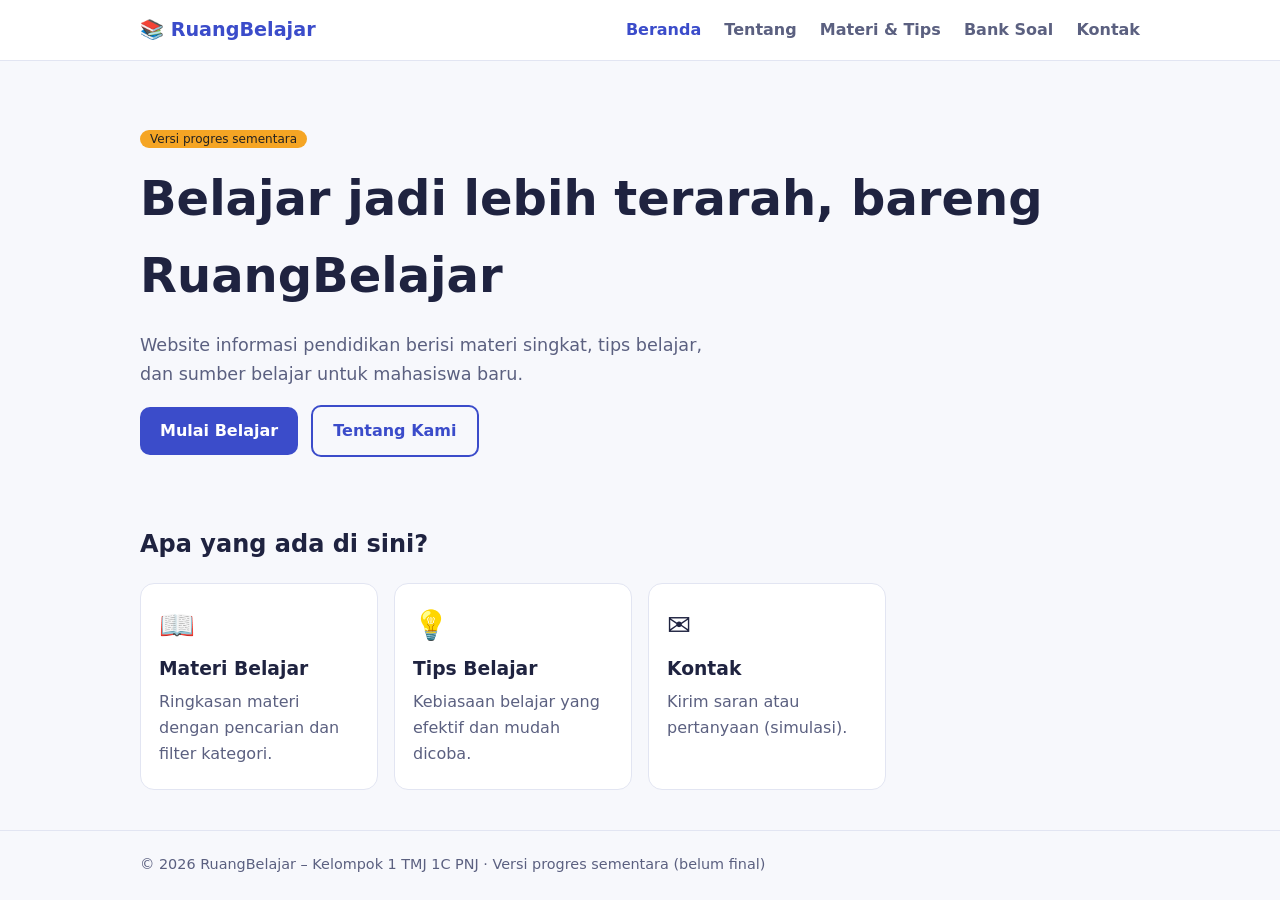
<file: index.html>
<!DOCTYPE html>
<html lang="id">
  <head>
    <meta charset="utf-8">
    <meta name="viewport" content="width=device-width, initial-scale=1">
    <title>Beranda – RuangBelajar</title>
    <link rel="stylesheet" href="style.css">
  </head>
  <body>
    <header>
      <div class="wrap bar">
        <a class="logo" href="index.html">📚 RuangBelajar</a>
        <button id="burger" type="button" aria-label="Buka menu" aria-controls="main-nav" aria-expanded="false">☰</button>
        <nav id="main-nav" aria-label="Navigasi utama">
          <a href="index.html">Beranda</a>
          <a href="tentang.html">Tentang</a>
          <a href="materi.html">Materi &amp; Tips</a>
          <a href="bank-soal.html">Bank Soal</a>
          <a href="kontak.html">Kontak</a>
        </nav>
      </div>
    </header>

    <main class="wrap">
      <section class="hero">
        <span class="tag s">Versi progres sementara</span>
        <h1>Belajar jadi lebih terarah, bareng RuangBelajar</h1>
        <p>Website informasi pendidikan berisi materi singkat, tips belajar, dan sumber belajar untuk mahasiswa baru.</p>
        <a class="btn" href="materi.html">Mulai Belajar</a>
        <a class="btn o" href="tentang.html">Tentang Kami</a>
      </section>

      <h2>Apa yang ada di sini?</h2>
      <div class="grid">
        <div class="card">
          <div class="ic">📖</div>
          <h3>Materi Belajar</h3>
          <p>Ringkasan materi dengan pencarian dan filter kategori.</p>
        </div>
        <div class="card">
          <div class="ic">💡</div>
          <h3>Tips Belajar</h3>
          <p>Kebiasaan belajar yang efektif dan mudah dicoba.</p>
        </div>
        <div class="card">
          <div class="ic">✉️</div>
          <h3>Kontak</h3>
          <p>Kirim saran atau pertanyaan (simulasi).</p>
        </div>
      </div>
    </main>

    <footer>
      <div class="wrap">
        © 2026 RuangBelajar – Kelompok 1 TMJ 1C PNJ · Versi progres sementara (belum final)
      </div>
    </footer>
    <script src="script.js"></script>
  </body>
</html>
</file>
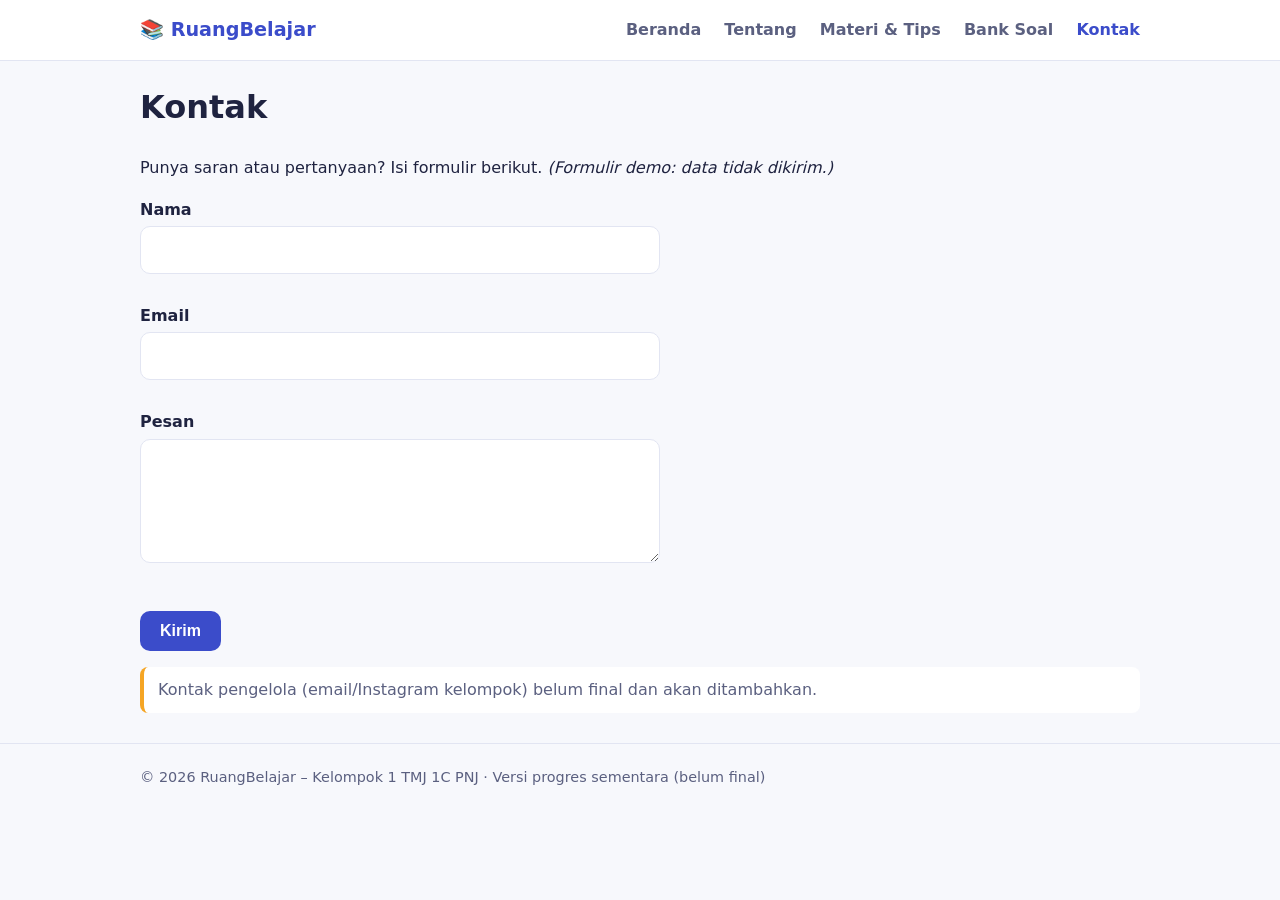
<file: kontak.html>
<!DOCTYPE html>
<html lang="id">
  <head>
    <meta charset="utf-8">
    <meta name="viewport" content="width=device-width, initial-scale=1">
    <title>Kontak – RuangBelajar</title>
    <link rel="stylesheet" href="style.css">
  </head>
  <body>
    <header>
      <div class="wrap bar">
        <a class="logo" href="index.html">📚 RuangBelajar</a>
        <button id="burger" type="button" aria-label="Buka menu" aria-controls="main-nav" aria-expanded="false">☰</button>
        <nav id="main-nav" aria-label="Navigasi utama">
          <a href="index.html">Beranda</a>
          <a href="tentang.html">Tentang</a>
          <a href="materi.html">Materi &amp; Tips</a>
          <a href="bank-soal.html">Bank Soal</a>
          <a href="kontak.html">Kontak</a>
        </nav>
      </div>
    </header>

    <main class="wrap">
      <h1>Kontak</h1>
      <p>Punya saran atau pertanyaan? Isi formulir berikut. <i>(Formulir demo: data tidak dikirim.)</i></p>

      <form id="kontak" novalidate>
        <label for="nama">Nama</label>
        <input id="nama" name="nama" autocomplete="name">
        <div class="err" id="e-nama"></div>

        <label for="email">Email</label>
        <input id="email" name="email" type="email" autocomplete="email">
        <div class="err" id="e-email"></div>

        <label for="pesan">Pesan</label>
        <textarea id="pesan" name="pesan" rows="4"></textarea>
        <div class="err" id="e-pesan"></div>

        <br>
        <button class="btn" type="submit">Kirim</button>
        <p class="ok" id="hasil"></p>
      </form>

      <p class="note">Kontak pengelola (email/Instagram kelompok) belum final dan akan ditambahkan.</p>
    </main>

    <footer>
      <div class="wrap">© 2026 RuangBelajar – Kelompok 1 TMJ 1C PNJ · Versi progres sementara (belum final)</div>
    </footer>
    <script src="script.js"></script>
  </body>
</html>
</file>
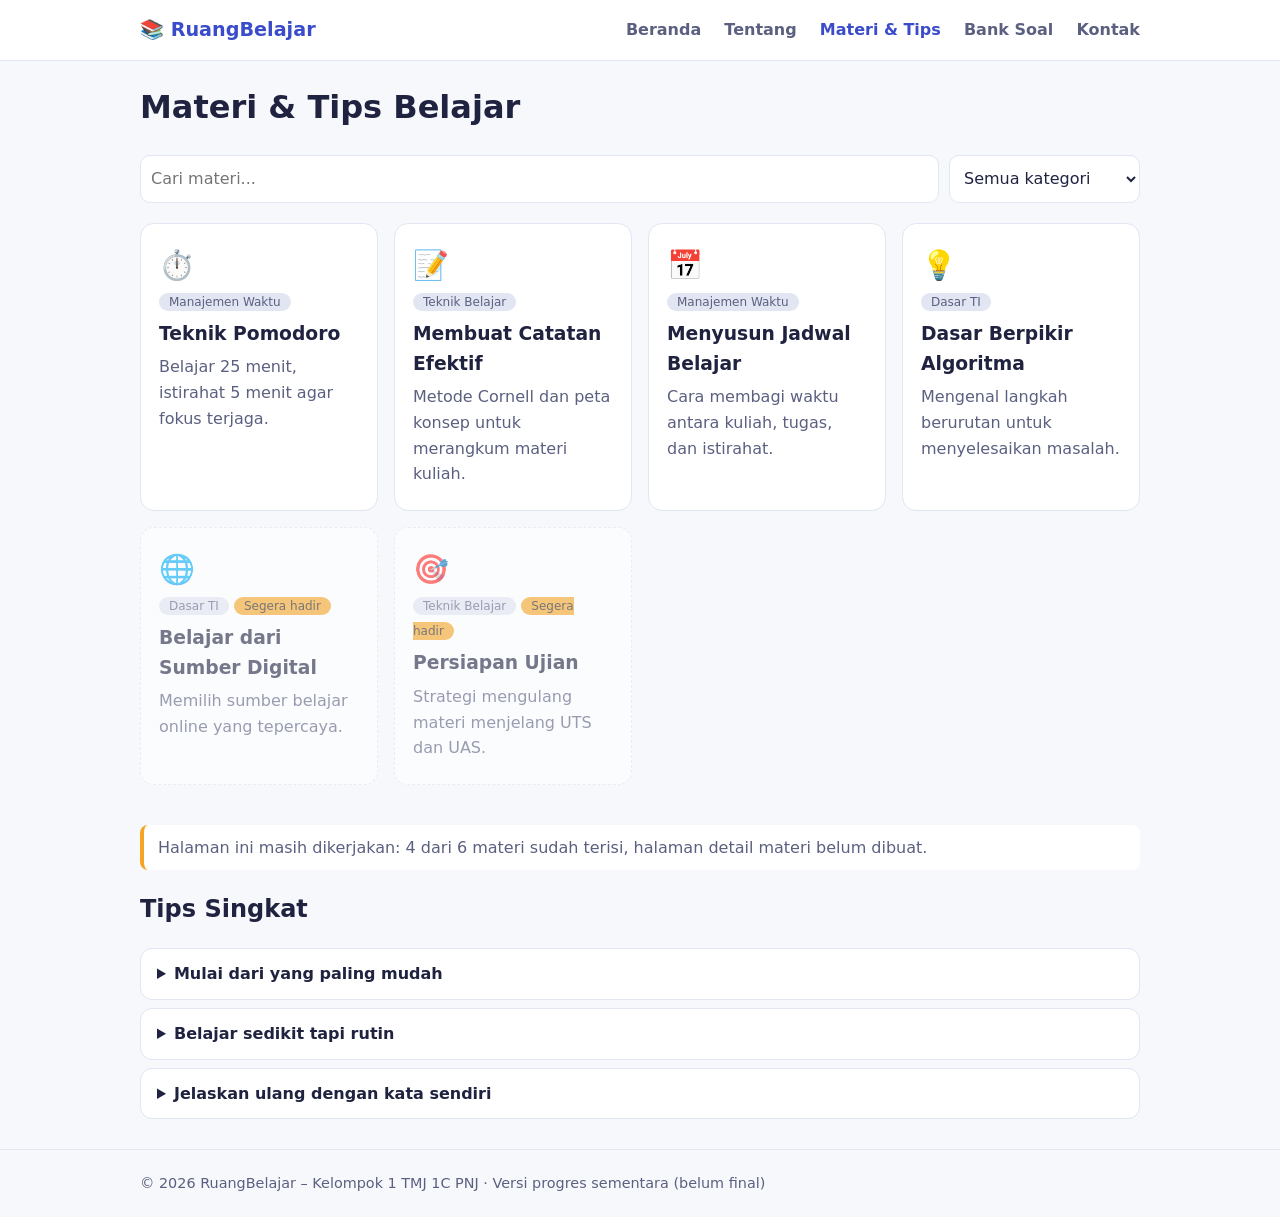
<file: materi.html>
<!DOCTYPE html>
<html lang="id">
  <head>
    <meta charset="utf-8">
    <meta name="viewport" content="width=device-width, initial-scale=1">
    <title>Materi &amp; Tips – RuangBelajar</title>
    <link rel="stylesheet" href="style.css">
  </head>
  <body>
    <header>
      <div class="wrap bar">
        <a class="logo" href="index.html">📚 RuangBelajar</a>
        <button id="burger" type="button" aria-label="Buka menu" aria-controls="main-nav" aria-expanded="false">☰</button>
        <nav id="main-nav" aria-label="Navigasi utama">
          <a href="index.html">Beranda</a>
          <a href="tentang.html">Tentang</a>
          <a href="materi.html">Materi &amp; Tips</a>
          <a href="bank-soal.html">Bank Soal</a>
          <a href="kontak.html">Kontak</a>
        </nav>
      </div>
    </header>

    <main class="wrap">
      <h1>Materi &amp; Tips Belajar</h1>
      <div class="tools">
        <input id="q" type="search" placeholder="Cari materi..." aria-label="Cari materi">
        <select id="f" aria-label="Filter kategori">
          <option value="">Semua kategori</option>
          <option>Teknik Belajar</option>
          <option>Manajemen Waktu</option>
          <option>Dasar TI</option>
        </select>
      </div>
      <div id="list" class="grid"></div>
      <p class="note">Halaman ini masih dikerjakan: 4 dari 6 materi sudah terisi, halaman detail materi belum dibuat.</p>

      <h2>Tips Singkat</h2>
      <details>
        <summary>Mulai dari yang paling mudah</summary>
        <p>Kerjakan tugas ringan dulu untuk membangun momentum.</p>
      </details>
      <details>
        <summary>Belajar sedikit tapi rutin</summary>
        <p>30 menit setiap hari lebih efektif daripada belajar semalaman.</p>
      </details>
      <details>
        <summary>Jelaskan ulang dengan kata sendiri</summary>
        <p>Jika bisa menjelaskan ke teman, berarti materi sudah dipahami.</p>
      </details>
    </main>

    <footer>
      <div class="wrap">© 2026 RuangBelajar – Kelompok 1 TMJ 1C PNJ · Versi progres sementara (belum final)</div>
    </footer>
    <script src="script.js"></script>
  </body>
</html>
</file>
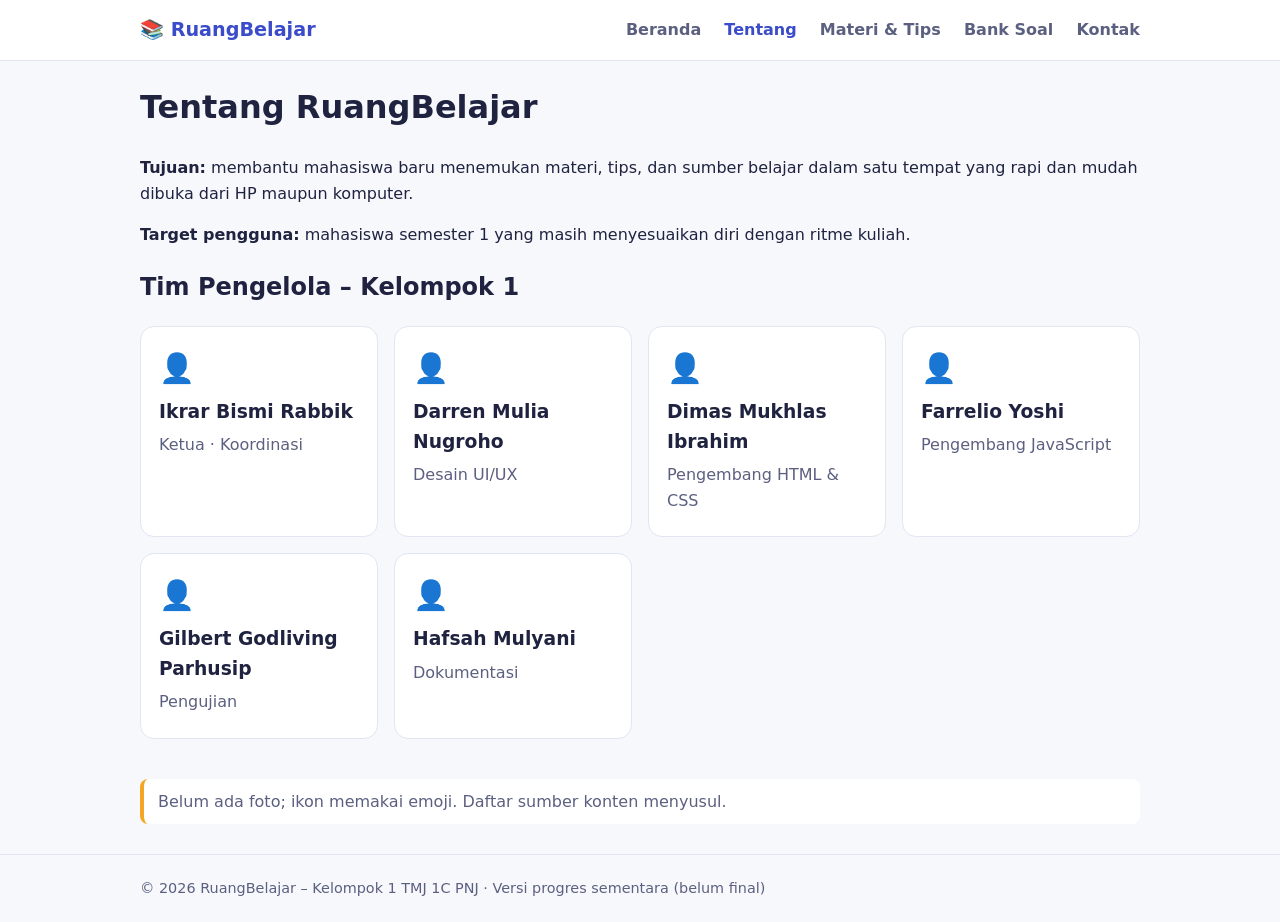
<file: tentang.html>
<!DOCTYPE html>
<html lang="id">
  <head>
    <meta charset="utf-8">
    <meta name="viewport" content="width=device-width, initial-scale=1">
    <title>Tentang – RuangBelajar</title>
    <link rel="stylesheet" href="style.css">
  </head>
  <body>
    <header>
      <div class="wrap bar">
        <a class="logo" href="index.html">📚 RuangBelajar</a>
        <button id="burger" type="button" aria-label="Buka menu" aria-controls="main-nav" aria-expanded="false">☰</button>
        <nav id="main-nav" aria-label="Navigasi utama">
          <a href="index.html">Beranda</a>
          <a href="tentang.html">Tentang</a>
          <a href="materi.html">Materi &amp; Tips</a>
          <a href="bank-soal.html">Bank Soal</a>
          <a href="kontak.html">Kontak</a>
        </nav>
      </div>
    </header>

    <main class="wrap">
      <h1>Tentang RuangBelajar</h1>
      <p><b>Tujuan:</b> membantu mahasiswa baru menemukan materi, tips, dan sumber belajar dalam satu tempat yang rapi dan mudah dibuka dari HP maupun komputer.</p>
      <p><b>Target pengguna:</b> mahasiswa semester 1 yang masih menyesuaikan diri dengan ritme kuliah.</p>

      <h2>Tim Pengelola – Kelompok 1</h2>
      <div class="grid">
        <div class="card"><div class="ic">👤</div><h3>Ikrar Bismi Rabbik</h3><p>Ketua · Koordinasi</p></div>
        <div class="card"><div class="ic">👤</div><h3>Darren Mulia Nugroho</h3><p>Desain UI/UX</p></div>
        <div class="card"><div class="ic">👤</div><h3>Dimas Mukhlas Ibrahim</h3><p>Pengembang HTML &amp; CSS</p></div>
        <div class="card"><div class="ic">👤</div><h3>Farrelio Yoshi</h3><p>Pengembang JavaScript</p></div>
        <div class="card"><div class="ic">👤</div><h3>Gilbert Godliving Parhusip</h3><p>Pengujian</p></div>
        <div class="card"><div class="ic">👤</div><h3>Hafsah Mulyani</h3><p>Dokumentasi</p></div>
      </div>
      <p class="note">Belum ada foto; ikon memakai emoji. Daftar sumber konten menyusul.</p>
    </main>

    <footer>
      <div class="wrap">© 2026 RuangBelajar – Kelompok 1 TMJ 1C PNJ · Versi progres sementara (belum final)</div>
    </footer>
    <script src="script.js"></script>
  </body>
</html>
</file>
<file: style.css>
:root {
  --p: #3b4cca;
  --a: #f5a524;
  --bg: #f7f8fc;
  --t: #1f2340;
  --m: #5b6080;
  --c: #fff;
  --b: #e2e5f2;
}

@media (prefers-color-scheme: dark) {
  :root {
    --bg: #14162b;
    --t: #eceefb;
    --m: #a9aed0;
    --c: #1e2140;
    --b: #303559;
    --p: #7f8cff;
  }
}

* {
  box-sizing: border-box;
}

body {
  margin: 0;
  font-family: system-ui, "Segoe UI", Arial, sans-serif;
  background: var(--bg);
  color: var(--t);
  line-height: 1.6;
}

a {
  color: var(--p);
}

.wrap {
  max-width: 1040px;
  margin: auto;
  padding: 0 20px;
}

header {
  background: var(--c);
  border-bottom: 1px solid var(--b);
  position: sticky;
  top: 0;
  z-index: 5;
}

.bar {
  display: flex;
  align-items: center;
  justify-content: space-between;
  height: 60px;
}

.logo {
  font-weight: 800;
  font-size: 1.2rem;
  color: var(--p);
  text-decoration: none;
}

nav a {
  margin-left: 18px;
  text-decoration: none;
  color: var(--m);
  font-weight: 600;
}

nav a.on,
nav a:hover {
  color: var(--p);
}

#burger {
  display: none;
  background: none;
  border: 1px solid var(--b);
  color: var(--t);
  font-size: 1.3rem;
  border-radius: 8px;
  padding: 2px 10px;
}

.hero {
  padding: 64px 0 48px;
}

.hero h1 {
  font-size: clamp(1.9rem, 5vw, 3rem);
  margin: 0.2em 0;
}

.hero p {
  max-width: 600px;
  color: var(--m);
  font-size: 1.1rem;
}

.btn {
  display: inline-block;
  background: var(--p);
  color: #fff;
  border: 0;
  border-radius: 10px;
  padding: 11px 20px;
  font-weight: 700;
  text-decoration: none;
  cursor: pointer;
  font-size: 1rem;
}

.btn.o {
  background: none;
  color: var(--p);
  border: 2px solid var(--p);
  margin-left: 8px;
}

.grid {
  display: grid;
  gap: 16px;
  grid-template-columns: repeat(auto-fill, minmax(230px, 1fr));
  margin: 20px 0 40px;
}

.card {
  background: var(--c);
  border: 1px solid var(--b);
  border-radius: 14px;
  padding: 18px;
}

.card h3 {
  margin: 0.3em 0;
}

.card p {
  color: var(--m);
  margin: 0.3em 0;
}

.ic {
  font-size: 1.8rem;
}

.tag {
  font-size: 0.75rem;
  background: var(--b);
  border-radius: 20px;
  padding: 2px 10px;
  color: var(--m);
}

.tag.s {
  background: var(--a);
  color: #222;
}

.card.off {
  opacity: 0.6;
  border-style: dashed;
}

.tools {
  display: flex;
  gap: 10px;
  flex-wrap: wrap;
  margin: 20px 0;
}

input,
textarea,
select {
  font: inherit;
  padding: 10px;
  border: 1px solid var(--b);
  border-radius: 10px;
  background: var(--c);
  color: var(--t);
  width: 100%;
}

.tools input {
  flex: 1;
  min-width: 200px;
  width: auto;
}

.tools select {
  width: auto;
}

details {
  background: var(--c);
  border: 1px solid var(--b);
  border-radius: 12px;
  padding: 12px 16px;
  margin: 8px 0;
}

summary {
  cursor: pointer;
  font-weight: 700;
}

.note {
  background: var(--c);
  border-left: 4px solid var(--a);
  padding: 10px 14px;
  border-radius: 8px;
  color: var(--m);
  margin: 16px 0;
}

form {
  max-width: 520px;
}

label {
  display: block;
  font-weight: 600;
  margin: 14px 0 4px;
}

.err {
  color: #d6336c;
  font-size: 0.85rem;
  min-height: 1.1em;
}

.ok {
  color: #2b9348;
  font-weight: 700;
}

footer {
  border-top: 1px solid var(--b);
  padding: 22px 0;
  color: var(--m);
  font-size: 0.9rem;
  margin-top: 30px;
}

@media (max-width: 700px) {
  #burger {
    display: block;
  }

  nav {
    display: none;
    position: absolute;
    top: 60px;
    left: 0;
    right: 0;
    background: var(--c);
    border-bottom: 1px solid var(--b);
    padding: 8px 20px;
  }

  nav.open {
    display: block;
  }

  nav a {
    display: block;
    margin: 0;
    padding: 10px 0;
  }

  .btn.o {
    margin: 8px 0 0;
  }
}
</file>
